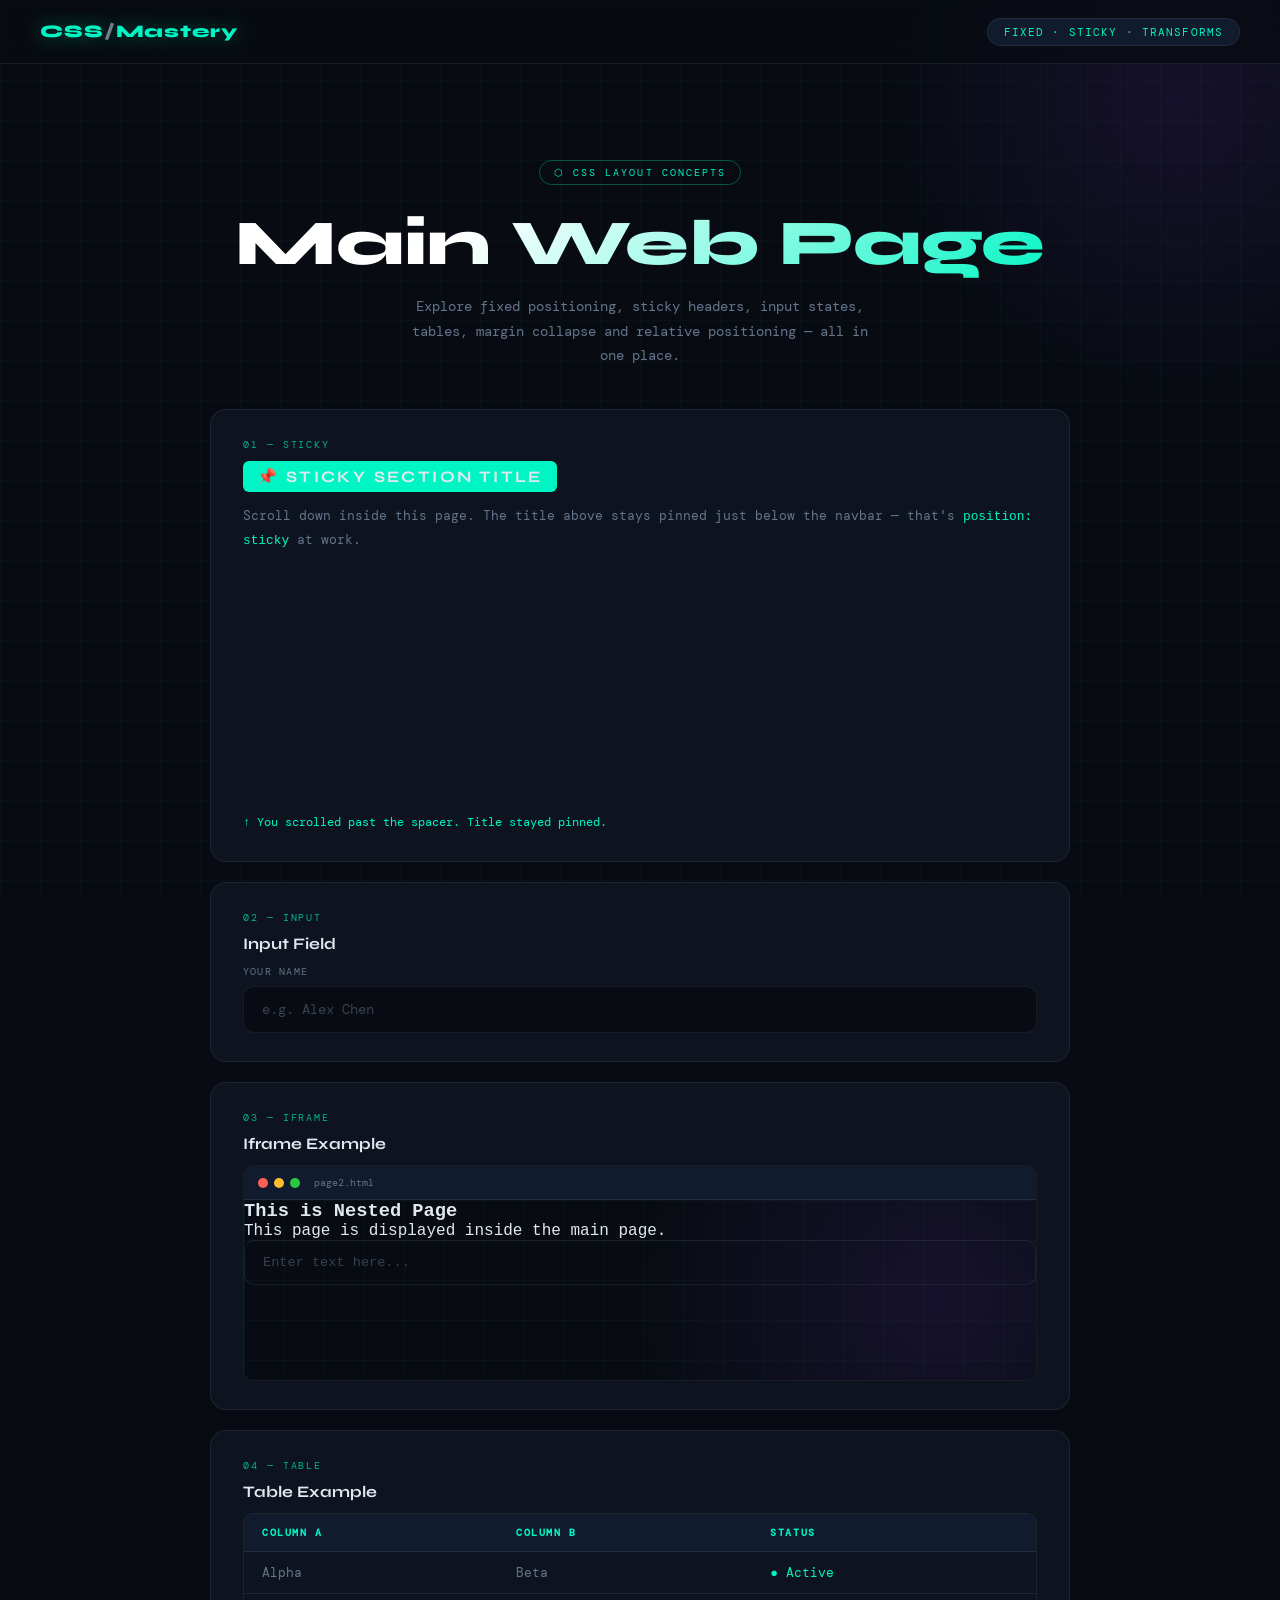
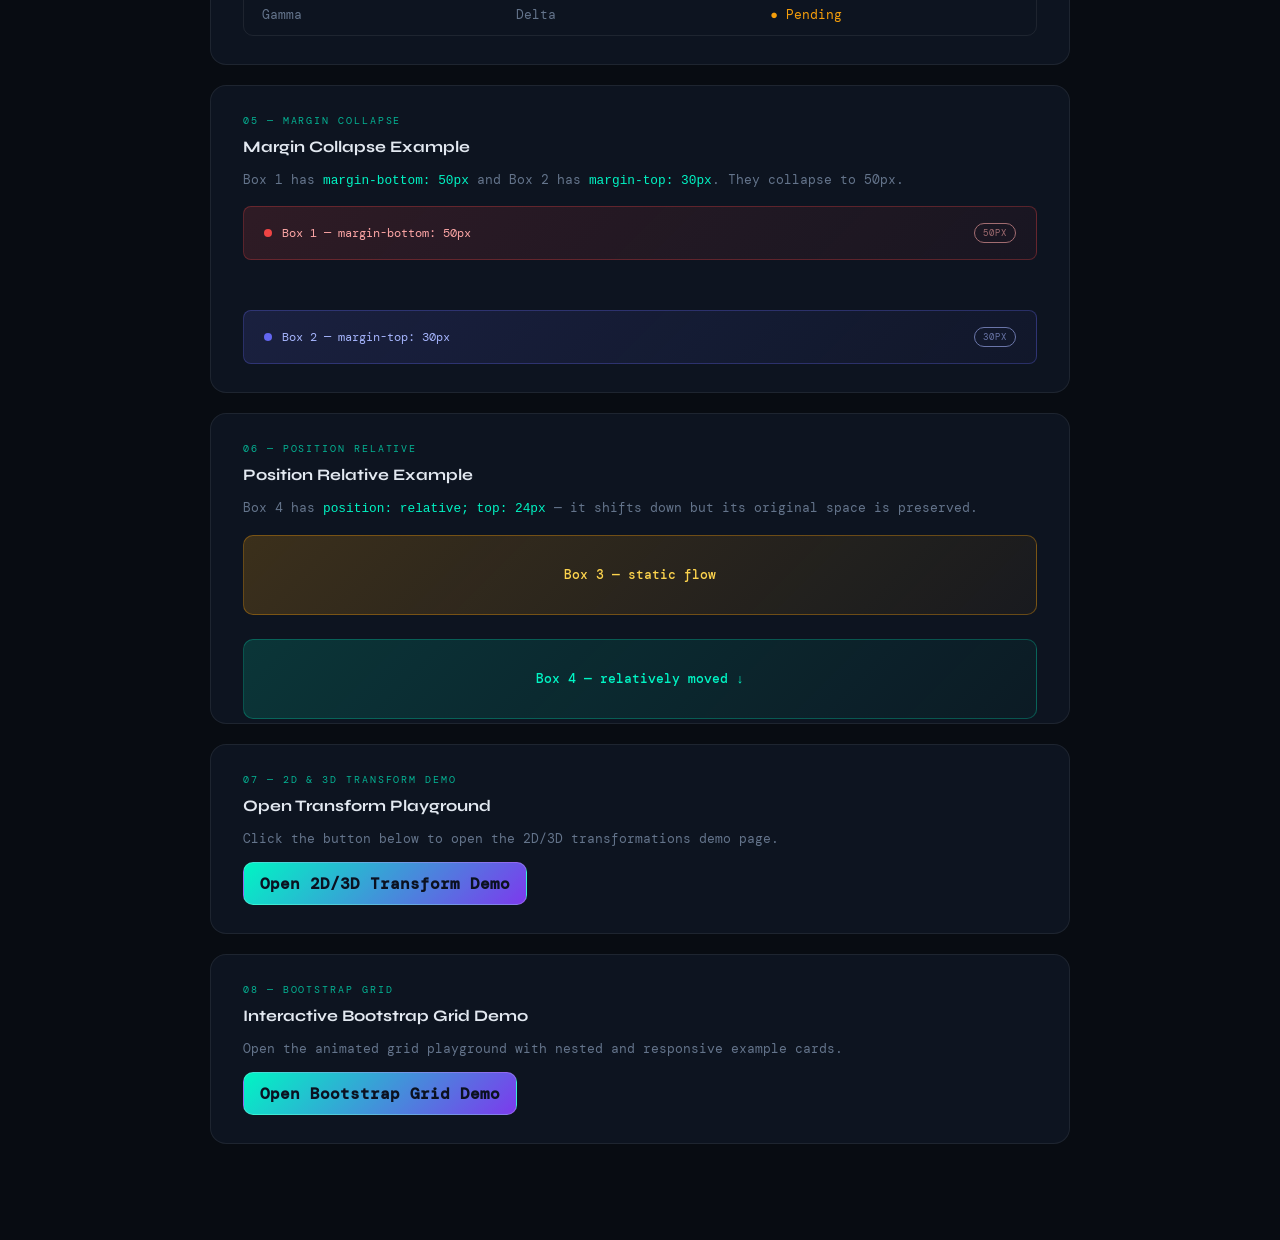
<file: index.html>
<!DOCTYPE html>
<html lang="en">
<head>
  <meta charset="UTF-8">
  <meta name="viewport" content="width=device-width, initial-scale=1.0">
  <title>CSS Mastery — Main Page</title>
  <link href="https://fonts.googleapis.com/css2?family=Syne:wght@400;700;800&family=DM+Mono:ital,wght@0,400;0,500;1,400&display=swap" rel="stylesheet">
  <link rel="stylesheet" href="style/style.css">
  <style>
   
  </style>
</head>
<body>

  <!-- NAVBAR -->
  <header class="navbar">
    <div class="navbar-brand">CSS<span>/</span>Mastery</div>
    <div class="nav-pill">Fixed · Sticky · Transforms</div>
  </header>

  <main class="container">

    <!-- HERO -->
    <section class="hero">
      <div class="hero-tag">⬡ CSS Layout Concepts</div>
      <h1>Main Web Page</h1>
      <p>Explore fixed positioning, sticky headers, input states, tables, margin collapse and relative positioning — all in one place.</p>
    </section>

    <!-- STICKY SECTION -->
    <div class="section">
      <div class="section-label">01 — Sticky</div>
      <h3 class="sticky-title">📌 Sticky Section Title</h3>
      <p>Scroll down inside this page. The title above stays pinned just below the navbar — that's <code style="color:var(--accent)">position: sticky</code> at work.</p>
      <div class="spacer"></div>
      <p style="color:var(--accent);font-size:0.75rem">↑ You scrolled past the spacer. Title stayed pinned.</p>
    </div>

    <!-- INPUT -->
    <div class="section">
      <div class="section-label">02 — Input</div>
      <h3>Input Field</h3>
      <div class="input-wrap">
        <label>Your Name</label>
        <input type="text" placeholder="e.g. Alex Chen">
      </div>
    </div>

    <!-- IFRAME -->
    <div class="section">
      <div class="section-label">03 — Iframe</div>
      <h3>Iframe Example</h3>
      <div class="iframe-wrap">
        <div class="iframe-bar">
          <div class="iframe-dot d1"></div>
          <div class="iframe-dot d2"></div>
          <div class="iframe-dot d3"></div>
          <span class="iframe-url">page2.html</span>
        </div>
        <iframe src="page2.html"></iframe>
      </div>
    </div>

    <!-- TABLE -->
    <div class="section">
      <div class="section-label">04 — Table</div>
      <h3>Table Example</h3>
      <div class="table-wrap">
        <table>
          <thead>
            <tr><th>Column A</th><th>Column B</th><th>Status</th></tr>
          </thead>
          <tbody>
            <tr><td>Alpha</td><td>Beta</td><td><span style="color:var(--accent)">● Active</span></td></tr>
            <tr><td>Gamma</td><td>Delta</td><td><span style="color:var(--accent3)">● Pending</span></td></tr>
          </tbody>
        </table>
      </div>
    </div>

    <!-- MARGIN COLLAPSE -->
    <div class="section">
      <div class="section-label">05 — Margin Collapse</div>
      <h3>Margin Collapse Example</h3>
      <p style="margin-bottom:14px">Box 1 has <code style="color:var(--accent)">margin-bottom: 50px</code> and Box 2 has <code style="color:var(--accent)">margin-top: 30px</code>. They collapse to 50px.</p>
      <div class="boxes-demo">
        <div class="box1"><span class="box-icon"></span> Box 1 — margin-bottom: 50px <span class="badge">50px</span></div>
        <div class="box2"><span class="box-icon"></span> Box 2 — margin-top: 30px <span class="badge">30px</span></div>
      </div>
    </div>

    <!-- POSITION RELATIVE -->
    <div class="section">
      <div class="section-label">06 — Position Relative</div>
      <h3>Position Relative Example</h3>
      <p style="margin-bottom:14px">Box 4 has <code style="color:var(--accent)">position: relative; top: 24px</code> — it shifts down but its original space is preserved.</p>
      <div class="pos-demo">
        <div class="box3">Box 3 — static flow</div>
        <div class="box4">Box 4 — relatively moved ↓</div>
      </div>
    </div>

    <!-- 2D/3D TRANSFORM LINK -->
    <div class="section">
      <div class="section-label">07 — 2D & 3D Transform Demo</div>
      <h3>Open Transform Playground</h3>
      <p>Click the button below to open the 2D/3D transformations demo page.</p>
      <a class="demo-btn" href="2d3d.html">Open 2D/3D Transform Demo</a>
    </div>

    <!-- BOOTSTRAP GRID LINK -->
    <div class="section">
      <div class="section-label">08 — Bootstrap Grid</div>
      <h3>Interactive Bootstrap Grid Demo</h3>
      <p>Open the animated grid playground with nested and responsive example cards.</p>
      <a class="demo-btn" href="BootstrapGrid.html">Open Bootstrap Grid Demo</a>
    </div>

  </main>

</body>
</html>
</file>
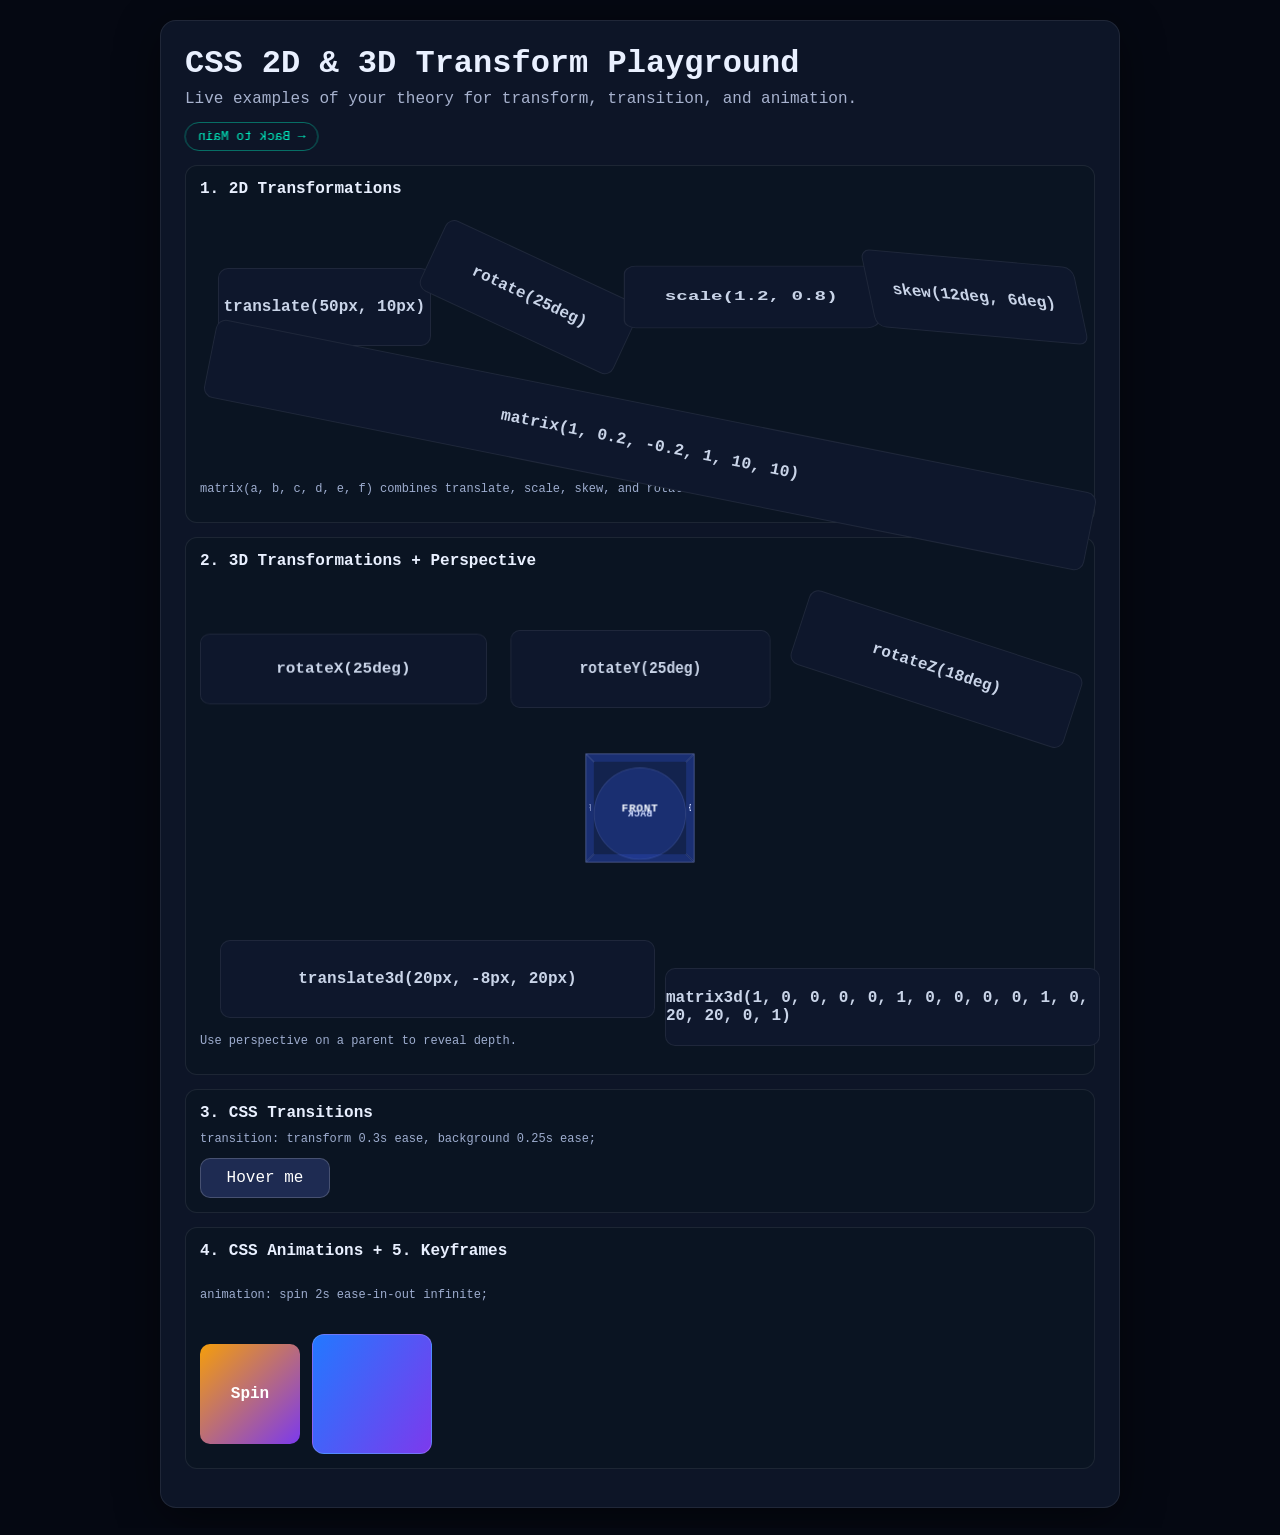
<file: 2d3d.html>
<!DOCTYPE html>
<html lang="en">
<head>
  <meta charset="UTF-8">
  <meta name="viewport" content="width=device-width, initial-scale=1.0">
  <title>CSS 2D & 3D Transform Demo</title>
  <link rel="stylesheet" href="style/animations2d3d.css">
</head>
<body>
  <main class="demo-layout">
    <header>
      <h1>CSS 2D & 3D Transform Playground</h1>
      <p>Live examples of your theory for transform, transition, and animation.</p>
      <a class="back" href="index.html">← Back to Main</a>
    </header>

    <section class="card card-2d">
      <h2>1. 2D Transformations</h2>
      <div class="row">
        <div class="tile tile-translate">translate(50px, 10px)</div>
        <div class="tile tile-rotate">rotate(25deg)</div>
        <div class="tile tile-scale">scale(1.2, 0.8)</div>
        <div class="tile tile-skew">skew(12deg, 6deg)</div>
      </div>
      <div class="row row-matrix">
        <div class="tile tile-matrix">matrix(1, 0.2, -0.2, 1, 10, 10)</div>
      </div>
      <p class="small">matrix(a, b, c, d, e, f) combines translate, scale, skew, and rotate.</p>
    </section>

    <section class="card card-3d">
      <h2>2. 3D Transformations + Perspective</h2>
      <div class="row">
        <div class="tile tile-rotateX">rotateX(25deg)</div>
        <div class="tile tile-rotateY">rotateY(25deg)</div>
        <div class="tile tile-rotateZ">rotateZ(18deg)</div>
      </div>
      <div class="perspective-wrap">
        <div class="cube">
          <div class="face front">front</div>
          <div class="face back">back</div>
          <div class="face right">right</div>
          <div class="face left">left</div>
          <div class="face top">top</div>
          <div class="face bottom">bottom</div>
        </div>
      </div>
      <div class="row row-3d">
        <div class="tile tile-trans3d">translate3d(20px, -8px, 20px)</div>
        <div class="tile tile-matrix3d">matrix3d(1, 0, 0, 0, 0, 1, 0, 0, 0, 0, 1, 0, 20, 20, 0, 1)</div>
      </div>
      <p class="small">Use perspective on a parent to reveal depth.</p>
    </section>

    <section class="card card-transitions">
      <h2>3. CSS Transitions</h2>
      <p class="small">transition: transform 0.3s ease, background 0.25s ease;</p>
      <div class="transition-row">
        <div class="transition-box">Hover me</div>
      </div>
    </section>

    <section class="card card-animation">
      <h2>4. CSS Animations + 5. Keyframes</h2>
      <p class="small">animation: spin 2s ease-in-out infinite;</p>
      <div class="anim-row">
        <div class="spin-box">Spin</div>
        <div class="pulse-box"></div>
      </div>
    </section>
  </main>
</body>
</html>
</file>
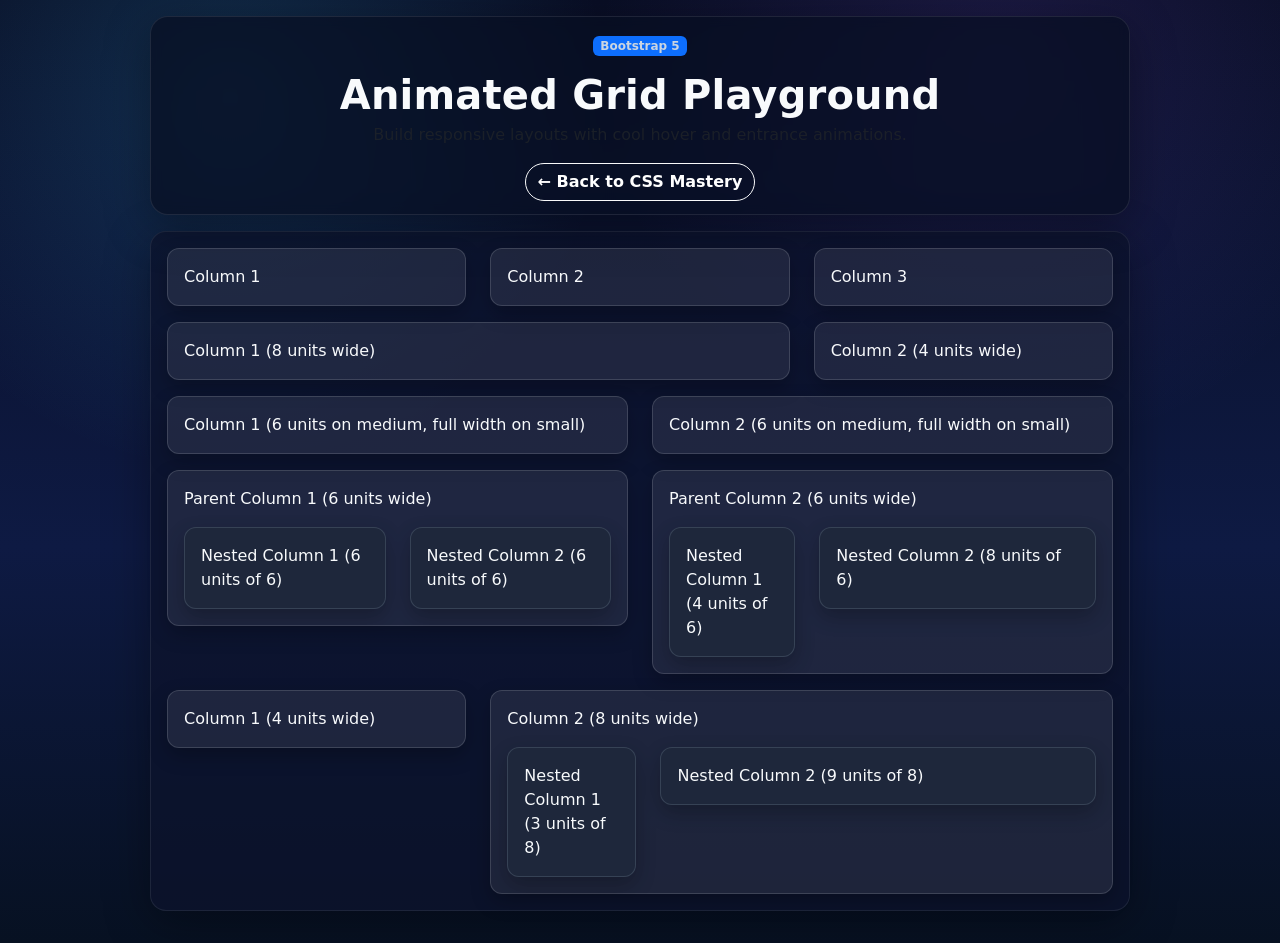
<file: BootstrapGrid.html>
<!doctype html>
<html lang="en">
  <head>
    <meta charset="UTF-8" />
    <meta name="viewport" content="width=device-width, initial-scale=1.0" />
    <title>Bootstrap 5 Grid Example (Nested)</title>
    <link
      href="https://cdn.jsdelivr.net/npm/bootstrap@5.3.0-alpha1/dist/css/bootstrap.min.css"
      rel="stylesheet"
    />
    <link rel="stylesheet" href="style/bootstrapGrid.css" />
  </head>
  <body class="grid-page-body">
    <div class="page-header text-center">
      <p class="badge bg-primary">Bootstrap 5</p>
      <h1 class="display-6 fw-bold">Animated Grid Playground</h1>
      <p class="text-muted mb-0">Build responsive layouts with cool hover and entrance animations.</p>
      <a href="index.html" class="btn btn-outline-light mt-3">← Back to CSS Mastery</a>
    </div>
    <div class="container">
      <!-- Row with 3 equal-width columns -->
      <div class="row">
        <div class="col">
          <div class="p-3 border bg-light">Column 1</div>
        </div>
        <div class="col">
          <div class="p-3 border bg-light">Column 2</div>
        </div>
        <div class="col">
          <div class="p-3 border bg-light">Column 3</div>
        </div>
      </div>

      <!-- Row with 2 columns: 8 units and 4 units -->
      <div class="row mt-3">
        <div class="col-8">
          <div class="p-3 border bg-light">Column 1 (8 units wide)</div>
        </div>
        <div class="col-4">
          <div class="p-3 border bg-light">Column 2 (4 units wide)</div>
        </div>
      </div>

      <!-- Responsive example: columns on smaller screens stack vertically -->
      <div class="row mt-3">
        <div class="col-md-6 col-sm-12">
          <div class="p-3 border bg-light">
            Column 1 (6 units on medium, full width on small)
          </div>
        </div>
        <div class="col-md-6 col-sm-12">
          <div class="p-3 border bg-light">
            Column 2 (6 units on medium, full width on small)
          </div>
        </div>
      </div>

      <!-- Nested Columns Example -->
      <div class="row mt-3">
        <div class="col-6">
          <div class="p-3 border bg-light">
            Parent Column 1 (6 units wide)
            <div class="row mt-3">
              <div class="col-6">
                <div class="p-3 border bg-secondary">
                  Nested Column 1 (6 units of 6)
                </div>
              </div>
              <div class="col-6">
                <div class="p-3 border bg-secondary">
                  Nested Column 2 (6 units of 6)
                </div>
              </div>
            </div>
          </div>
        </div>
        <div class="col-6">
          <div class="p-3 border bg-light">
            Parent Column 2 (6 units wide)
            <div class="row mt-3">
              <div class="col-4">
                <div class="p-3 border bg-secondary">
                  Nested Column 1 (4 units of 6)
                </div>
              </div>
              <div class="col-8">
                <div class="p-3 border bg-secondary">
                  Nested Column 2 (8 units of 6)
                </div>
              </div>
            </div>
          </div>
        </div>
      </div>

      <!-- Complex column layout -->
      <div class="row mt-3">
        <div class="col-4">
          <div class="p-3 border bg-light">Column 1 (4 units wide)</div>
        </div>
        <div class="col-8">
          <div class="p-3 border bg-light">
            Column 2 (8 units wide)
            <div class="row mt-3">
              <div class="col-3">
                <div class="p-3 border bg-secondary">
                  Nested Column 1 (3 units of 8)
                </div>
              </div>
              <div class="col-9">
                <div class="p-3 border bg-secondary">
                  Nested Column 2 (9 units of 8)
                </div>
              </div>
            </div>
          </div>
        </div>
      </div>
    </div>

    <script src="https://cdn.jsdelivr.net/npm/bootstrap@5.3.0-alpha1/dist/js/bootstrap.bundle.min.js"></script>
  </body>
</html>
</file>
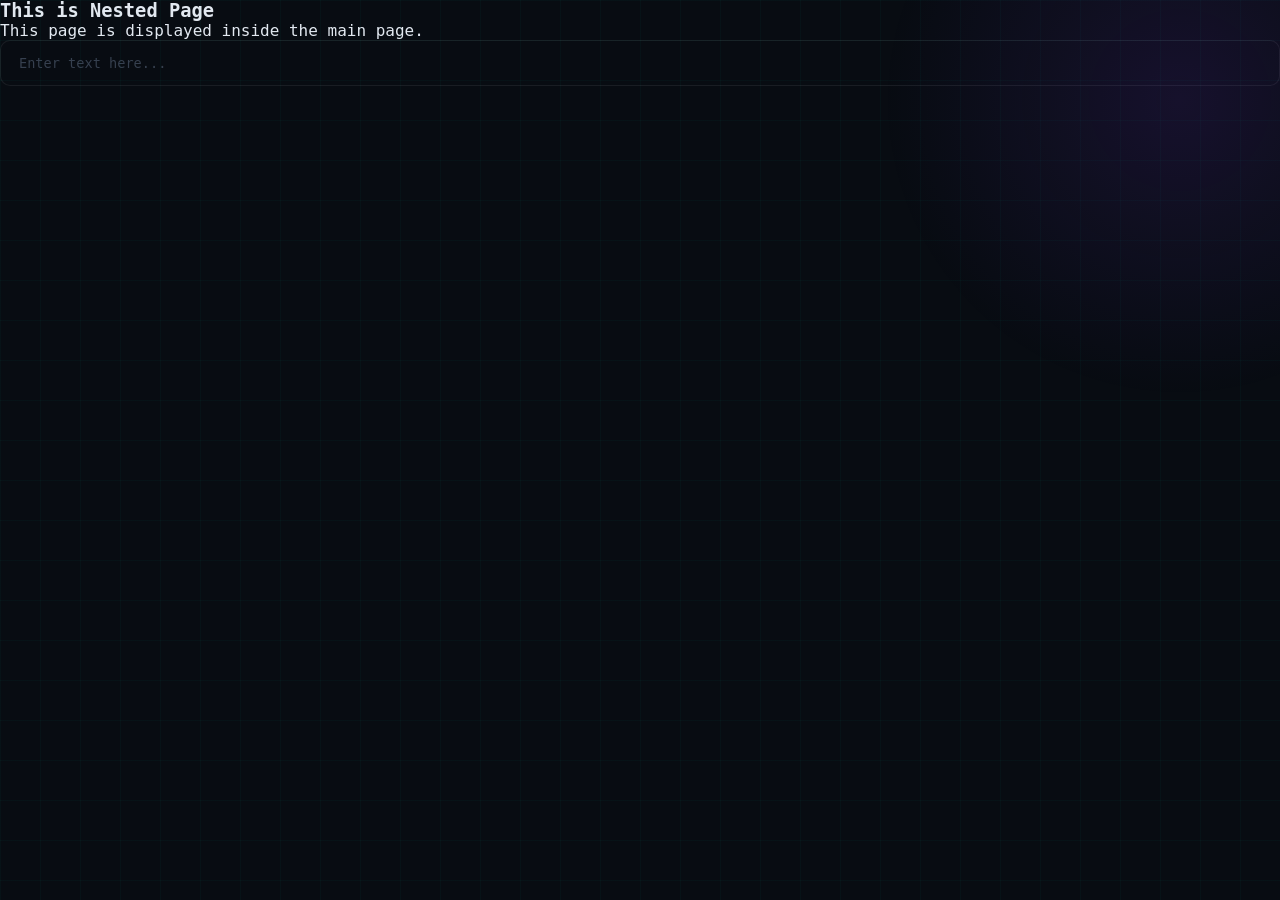
<file: page2.html>
<!DOCTYPE html>
<html>
<head>
    <title>Nested Page</title>
    <link rel="stylesheet" type="text/css" href="style/style.css">
</head>
<body>

<h3>This is Nested Page</h3>
<p>This page is displayed inside the main page.</p>
<input type="text" placeholder="Enter text here...">


</body>
</html>
</file>
<file: style/style.css>
:root {
      --bg: #080c12;
      --surface: #0d1420;
      --surface2: #111b2e;
      --accent: #00f5c4;
      --accent2: #7c3aed;
      --accent3: #f59e0b;
      --text: #e2e8f0;
      --muted: #64748b;
      --border: rgba(255,255,255,0.07);
      --glow: 0 0 30px rgba(0,245,196,0.15);
    }

    * { margin: 0; padding: 0; box-sizing: border-box; }

    html { scroll-behavior: smooth; }

    body {
      font-family: 'DM Mono', monospace;
      background: var(--bg);
      color: var(--text);
      min-height: 100vh;
      overflow-x: hidden;
    }

    /* Animated grid background */
    body::before {
      content: '';
      position: fixed;
      inset: 0;
      background-image:
        linear-gradient(rgba(0,245,196,0.03) 1px, transparent 1px),
        linear-gradient(90deg, rgba(0,245,196,0.03) 1px, transparent 1px);
      background-size: 40px 40px;
      z-index: 0;
      pointer-events: none;
    }

    /* Ambient orb */
    body::after {
      content: '';
      position: fixed;
      top: -200px;
      right: -200px;
      width: 600px;
      height: 600px;
      background: radial-gradient(circle, rgba(124,58,237,0.12) 0%, transparent 70%);
      z-index: 0;
      pointer-events: none;
      animation: orbFloat 8s ease-in-out infinite;
    }

    @keyframes orbFloat {
      0%, 100% { transform: translate(0,0) scale(1); }
      50% { transform: translate(-30px, 30px) scale(1.1); }
    }

    /* ── NAVBAR ── */
    .navbar {
      position: fixed;
      top: 0;
      width: 100%;
      z-index: 1000;
      padding: 0 40px;
      height: 64px;
      display: flex;
      align-items: center;
      justify-content: space-between;
      background: rgba(8,12,18,0.8);
      backdrop-filter: blur(20px);
      border-bottom: 1px solid var(--border);
    }

    .navbar-brand {
      font-family: 'Syne', sans-serif;
      font-weight: 800;
      font-size: 1.1rem;
      letter-spacing: 0.05em;
      color: var(--accent);
      text-shadow: 0 0 20px rgba(0,245,196,0.4);
    }

    .navbar-brand span {
      color: var(--text);
      opacity: 0.5;
    }

    .nav-pill {
      background: var(--surface2);
      border: 1px solid var(--border);
      border-radius: 100px;
      padding: 6px 16px;
      font-size: 0.7rem;
      color: var(--accent);
      letter-spacing: 0.1em;
      text-transform: uppercase;
    }

    /* ── MAIN CONTAINER ── */
    .container {
      position: relative;
      z-index: 1;
      max-width: 860px;
      width: 90%;
      margin: 0 auto;
      padding-top: 100px;
      padding-bottom: 80px;
    }

    /* ── HERO SECTION ── */
    .hero {
      text-align: center;
      padding: 60px 0 40px;
      animation: fadeUp 0.8s ease both;
    }

    .hero-tag {
      display: inline-block;
      font-size: 0.65rem;
      letter-spacing: 0.2em;
      text-transform: uppercase;
      color: var(--accent);
      border: 1px solid rgba(0,245,196,0.3);
      border-radius: 100px;
      padding: 5px 14px;
      margin-bottom: 24px;
    }

    .hero h1 {
      font-family: 'Syne', sans-serif;
      font-weight: 800;
      font-size: clamp(2.4rem, 6vw, 4rem);
      line-height: 1.1;
      background: linear-gradient(135deg, #ffffff 30%, var(--accent) 100%);
      -webkit-background-clip: text;
      -webkit-text-fill-color: transparent;
      background-clip: text;
      margin-bottom: 16px;
    }

    .hero p {
      color: var(--muted);
      font-size: 0.85rem;
      max-width: 460px;
      margin: 0 auto;
      line-height: 1.8;
    }

    @keyframes fadeUp {
      from { opacity: 0; transform: translateY(30px); }
      to { opacity: 1; transform: translateY(0); }
    }

    /* ── SECTION CARD ── */
    /* Each section is a card panel. Keep overflow visible so nested sticky elements can work. */
    .section {
      background: var(--surface);
      border: 1px solid var(--border);
      border-radius: 16px;
      padding: 28px 32px;
      margin-bottom: 20px;
      position: relative;
      /* overflow hidden was preventing sticky child from pinning in some browsers. */
      overflow: visible;
      transition: border-color 0.3s, box-shadow 0.3s;
      animation: fadeUp 0.8s ease both;
    }

    .section:hover {
      border-color: rgba(0,245,196,0.25);
      box-shadow: var(--glow);
    }

    /* Accent line on left */
    .section::before {
      content: '';
      position: absolute;
      left: 0;
      top: 20%;
      bottom: 20%;
      width: 2px;
      background: linear-gradient(to bottom, transparent, var(--accent), transparent);
      opacity: 0;
      transition: opacity 0.3s;
    }

    .section:hover::before { opacity: 1; }

    .section-label {
      font-size: 0.6rem;
      letter-spacing: 0.2em;
      text-transform: uppercase;
      color: var(--accent);
      margin-bottom: 10px;
      opacity: 0.7;
    }

    .section h2 {
      font-family: 'Syne', sans-serif;
      font-weight: 700;
      font-size: 1.5rem;
      color: #fff;
      margin-bottom: 8px;
    }

    .section h3 {
      font-family: 'Syne', sans-serif;
      font-weight: 700;
      font-size: 1rem;
      color: var(--text);
      margin-bottom: 12px;
    }

    .section p {
      color: var(--muted);
      font-size: 0.8rem;
      line-height: 1.8;
    }

    /* ── STICKY TITLE ── */
    .sticky-title {
      position: sticky;
      top: 74px;
      font-family: 'Syne', sans-serif;
      font-size: 0.8rem;
      letter-spacing: 0.15em;
      text-transform: uppercase;
      color: var(--bg);
      background: var(--accent);
      display: inline-block;
      padding: 6px 14px;
      border-radius: 6px;
      margin-bottom: 16px;
      z-index: 10;
    }

    .spacer { height: 260px; }

    /* ── INPUT ── */
    .input-wrap {
      position: relative;
      margin-top: 8px;
    }

    .input-wrap label {
      display: block;
      font-size: 0.65rem;
      letter-spacing: 0.12em;
      text-transform: uppercase;
      color: var(--muted);
      margin-bottom: 8px;
    }

    input[type="text"] {
      width: 100%;
      padding: 14px 18px;
      background: var(--bg);
      border: 1px solid var(--border);
      border-radius: 10px;
      color: var(--text);
      font-family: 'DM Mono', monospace;
      font-size: 0.85rem;
      transition: border-color 0.25s, box-shadow 0.25s;
      outline: none;
    }

    input[type="text"]::placeholder { color: var(--muted); opacity: 0.5; }

    input[type="text"]:focus {
      border-color: var(--accent);
      box-shadow: 0 0 0 3px rgba(0,245,196,0.1);
    }

    /* ── IFRAME ── */
    .iframe-wrap {
      margin-top: 12px;
      border-radius: 10px;
      overflow: hidden;
      border: 1px solid var(--border);
      background: var(--bg);
    }

    .iframe-bar {
      display: flex;
      align-items: center;
      gap: 6px;
      padding: 10px 14px;
      background: var(--surface2);
      border-bottom: 1px solid var(--border);
    }

    .iframe-dot {
      width: 10px; height: 10px;
      border-radius: 50%;
    }
    .d1 { background: #ff5f57; }
    .d2 { background: #ffbd2e; }
    .d3 { background: #27c93f; }

    .iframe-url {
      font-size: 0.65rem;
      color: var(--muted);
      margin-left: 8px;
    }

    iframe {
      width: 100%;
      height: 180px;
      border: none;
      display: block;
    }

    /* ── TABLE ── */
    .table-wrap { margin-top: 12px; overflow: hidden; border-radius: 10px; border: 1px solid var(--border); }

    table { width: 100%; border-collapse: collapse; }

    thead { background: var(--surface2); }

    th {
      padding: 12px 18px;
      text-align: left;
      font-size: 0.65rem;
      letter-spacing: 0.15em;
      text-transform: uppercase;
      color: var(--accent);
      border-bottom: 1px solid var(--border);
    }

    td {
      padding: 12px 18px;
      font-size: 0.8rem;
      color: var(--muted);
      border-bottom: 1px solid var(--border);
      transition: background 0.2s;
    }

    tr:last-child td { border-bottom: none; }
    tr:hover td { background: rgba(255,255,255,0.03); color: var(--text); }

    /* ── BOXES (Margin Collapse) ── */
    .boxes-demo { margin-top: 12px; }

    .box1, .box2 {
      padding: 16px 20px;
      border-radius: 8px;
      font-size: 0.78rem;
      font-family: 'DM Mono', monospace;
      display: flex;
      align-items: center;
      gap: 10px;
    }

    .box1 {
      background: linear-gradient(135deg, rgba(239,68,68,0.15), rgba(239,68,68,0.05));
      border: 1px solid rgba(239,68,68,0.3);
      color: #fca5a5;
      margin-bottom: 50px;
    }

    .box2 {
      background: linear-gradient(135deg, rgba(99,102,241,0.15), rgba(99,102,241,0.05));
      border: 1px solid rgba(99,102,241,0.3);
      color: #a5b4fc;
      margin-top: 30px;
    }

    .box-icon {
      width: 8px; height: 8px;
      border-radius: 50%;
      flex-shrink: 0;
    }
    .box1 .box-icon { background: #ef4444; }
    .box2 .box-icon { background: #6366f1; }

    .badge {
      margin-left: auto;
      font-size: 0.55rem;
      letter-spacing: 0.1em;
      text-transform: uppercase;
      padding: 3px 8px;
      border-radius: 100px;
      border: 1px solid currentColor;
      opacity: 0.6;
    }

    /* ── POSITION RELATIVE ── */
    .pos-demo { margin-top: 12px; position: relative; }

    .box3, .box4 {
      border-radius: 10px;
      display: flex;
      align-items: center;
      justify-content: center;
      font-size: 0.8rem;
      font-family: 'DM Mono', monospace;
      font-weight: 500;
      height: 80px;
      transition: transform 0.3s;
    }

    .box3 {
      background: linear-gradient(135deg, rgba(245,158,11,0.2), rgba(245,158,11,0.05));
      border: 1px solid rgba(245,158,11,0.35);
      color: #fcd34d;
    }

    .box4 {
      background: linear-gradient(135deg, rgba(0,245,196,0.15), rgba(0,245,196,0.03));
      border: 1px solid rgba(0,245,196,0.25);
      color: var(--accent);
      position: relative;
      top: 24px;
    }

    .box3:hover { transform: scale(1.02); }
    .box4:hover { transform: scale(1.02) translateX(4px); }

    .demo-btn {
      display: inline-block;
      margin-top: 12px;
      padding: 10px 16px;
      border-radius: 10px;
      background: linear-gradient(135deg, #00f5c4, #7c3aed);
      color: #0b1120;
      font-weight: 700;
      text-decoration: none;
      border: 1px solid rgba(255,255,255,0.2);
      box-shadow: 0 0 0 0 rgba(0,245,196,0.2);
      transition: transform 0.2s ease, box-shadow 0.2s ease;
    }
    .demo-btn:hover { transform: translateY(-2px); box-shadow: 0 8px 20px rgba(0,245,196,0.2); }

    /* ── STAGGER ANIMATION ── */
    .section:nth-child(1) { animation-delay: 0.05s; }
    .section:nth-child(2) { animation-delay: 0.1s; }
    .section:nth-child(3) { animation-delay: 0.15s; }
    .section:nth-child(4) { animation-delay: 0.2s; }
    .section:nth-child(5) { animation-delay: 0.25s; }
    .section:nth-child(6) { animation-delay: 0.3s; }
    .section:nth-child(7) { animation-delay: 0.35s; }
</file>
<file: style/animations2d3d.css>
* { box-sizing: border-box; }
body {
  margin: 0;
  font-family: 'DM Mono', monospace;
  background: #050812;
  color: #e9f0ff;
  min-height: 100vh;
  display: grid;
  place-items: center;
  padding: 20px;
}

.demo-layout {
  width: min(960px, 95vw);
  background: rgba(15, 23, 42, 0.92);
  border: 1px solid rgba(255,255,255,0.08);
  border-radius: 16px;
  padding: 24px;
  box-shadow: 0 10px 45px rgba(0,0,0,0.45);
}

header { margin-bottom: 14px; }
header h1 { margin: 0 0 8px; font-size: clamp(1.4rem, 5vw, 2rem); }
header p { margin: 0 0 8px; color: #a7b2ce; }
.back {
  display: inline-block;
  text-decoration: none;
  color: #00f5c4;
  border: 1px solid rgba(0,245,196,0.4);
  padding: 6px 12px;
  border-radius: 999px;
  font-size: 0.8rem;
  margin-top: 6px;
}

.card {
  border: 1px solid rgba(255,255,255,0.08);
  background: rgba(10, 20, 35, 0.9);
  border-radius: 12px;
  padding: 14px;
  margin-bottom: 14px;
}
.card h2 { margin: 0 0 10px; font-size: 1rem; }

.row { display: flex; flex-wrap: wrap; gap: 10px; }
.tile {
  flex: 1 1 160px;
  min-height: 78px;
  display: grid;
  place-items: center;
  border-radius: 10px;
  border: 1px solid rgba(255,255,255,0.07);
  background: #0e172c;
  color: #c9d4e8;
  font-weight: 700;
      margin-top: 50px;
}

.tile-translate { transform: translate(18px, 10px); }
.tile-rotate { transform: rotate(25deg); }
.tile-scale { transform: scale(1.2, 0.8); }
.tile-skew { transform: skew(12deg, 5deg); }
.tile-matrix { transform: matrix(1, 0.2, -0.2, 1, 10, 10); }

.tile-rotateX { transform: rotateX(25deg); }
.tile-rotateY { transform: rotateY(25deg); }
.tile-rotateZ { transform: rotateZ(18deg); }
.tile-trans3d { transform: translate3d(20px, -8px, 20px); }
.tile-matrix3d { transform: matrix3d(1, 0, 0, 0, 0, 1, 0, 0, 0, 0, 1, 0, 20, 20, 0, 1); }

.card-3d .perspective-wrap {
  perspective: 600px;
  margin-top: 10px;
  height: 180px;
  display: grid;
  place-items: center;
}

.cube {
  width: 100px;
  height: 100px;
  position: relative;
  transform-style: preserve-3d;
  transition: transform 0.6s ease;
}
.cube:hover { transform: rotateX(-20deg) rotateY(20deg); }

.face {
  position: absolute;
  width: 100px;
  height: 100px;
  display: grid;
  place-items: center;
  border: 1px solid rgba(255,255,255,0.12);
  background: rgba(56, 95, 255, 0.2);
  color: #f3f8ff;
  font-size: 0.65rem;
  font-weight: 700;
  text-transform: uppercase;
  letter-spacing: 0.05em;
}

.row-matrix { margin-top: 10px; }
.small { font-size: 0.75rem; color: #9eadcf; margin-top: 8px; }

.transition-row { margin-top: 10px; }
.transition-box {
  margin-top: 8px;
  width: 130px;
  padding: 10px;
  border-radius: 10px;
  border: 1px solid rgba(255,255,255,0.18);
  background: #1e2b52;
  text-align: center;
  color: white;
  transition: transform 0.25s ease, background 0.25s ease;
}
.transition-box:hover {
  transform: translateY(-4px) scale(1.05);
  background: #00f5c4;
  color: #0b1120;
}

.anim-row { display: flex; gap: 12px; align-items: center; margin-top: 10px; }
.spin-box {
  width: 100px; height: 100px;
  border-radius: 10px;
  background: linear-gradient(135deg, #f59e0b, #7c3aed);
  display: grid;
  place-items: center;
  font-weight: 700;
  animation: spin 2.2s linear infinite;
  color: #fff;
}

@keyframes spin {
  0% { transform: rotate(0deg); }
  100% { transform: rotate(360deg); }
}
.front { transform: translateZ(50px); }
.back { transform: rotateY(180deg) translateZ(50px); }
.right { transform: rotateY(90deg) translateZ(50px); }
.left { transform: rotateY(-90deg) translateZ(50px); }
.top { transform: rotateX(90deg) translateZ(50px); }
.bottom { transform: rotateX(-90deg) translateZ(50px); }

.card-animation {
  display: grid;
  gap: 10px;
}
.anim-btn {
  width: fit-content;
  border: none;
  background: #00f5c4;
  color: #03121d;
  font-weight: 700;
  padding: 10px 14px;
  border-radius: 10px;
  transition: transform 0.25s ease, background 0.3s ease;
}
.anim-btn:hover { transform: translateY(-4px) scale(1.05); background: #7c3aed; color: #fff; }

.pulse-box {
  width: 120px;
  height: 120px;
  border-radius: 12px;
  background: linear-gradient(120deg, #2378ff, #7c3aed);
  animation: pulse 2s ease-in-out infinite;
  border: 1px solid rgba(255,255,255,0.18);
}

@keyframes pulse {
  0%, 100% { transform: scale(1); box-shadow: 0 0 0 0 rgba(124,58,237,0.15); }
  50% { transform: scale(1.06); box-shadow: 0 0 0 10px rgba(124,58,237,0.02); }
}
</file>
<file: style/bootstrapGrid.css>
﻿:root {
  --bg: #0c122b;
  --panel: #111827;
  --text: #f8fafc;
  --muted: #94a3b8;
  --accent: #38bdf8;
  --accent2: #8b5cf6;
}
* { box-sizing: border-box; }
body.grid-page-body {
  margin: 0;
  min-height: 100vh;
  padding: 1rem 0.35rem 2rem;
  font-family: Inter, system-ui, -apple-system, Segoe UI, sans-serif;
  background:
    radial-gradient(circle at 18% 10%, rgba(56,189,248,0.18), transparent 28%),
    radial-gradient(circle at 78% 6%, rgba(139,92,246,0.14), transparent 30%),
    linear-gradient(180deg, #090e25 0%, #0e1a43 58%, #071122 100%);
  color: var(--text);
}

.page-header {
  max-width: 980px;
  margin: 0 auto 1rem;
  border-radius: 18px;
  background: rgba(8, 14, 34, 0.72);
  border: 1px solid rgba(255,255,255,0.09);
  box-shadow: 0 12px 45px rgba(0,0,0,0.35);
  backdrop-filter: blur(6px);
  padding: 1rem 1rem 0.8rem;
  text-align: center;
}
.page-header h1 { margin: 0.3rem 0 0.25rem; color: #f8fafc; letter-spacing: 0.2px; }
.page-header p { margin: 0 0 0.65rem; color: #cbd5e1; }
.page-header .btn { border-radius: 999px; font-weight: 600; color: #fff; }

.container {
  max-width: 980px;
  margin: 0 auto;
  border-radius: 16px;
  background: rgba(12, 19, 45, 0.75);
  border: 1px solid rgba(255,255,255,0.08);
  padding: 1rem;
  box-shadow: 0 12px 45px rgba(0,0,0,0.35);
}

.row {
  animation: slideUp 0.45s ease forwards;
  opacity: 0;
  transform: translateY(8px);
}
.row:nth-child(1){ animation-delay: 0.1s; }
.row:nth-child(2){ animation-delay: 0.15s; }
.row:nth-child(3){ animation-delay: 0.2s; }
.row:nth-child(4){ animation-delay: 0.25s; }
.row:nth-child(5){ animation-delay: 0.3s; }

.p-3 {
  border-radius: 12px !important;
  border: 1px solid rgba(255,255,255,0.14) !important;
  background: linear-gradient(180deg, rgba(255,255,255,0.06), rgba(255,255,255,0.02)) !important;
  box-shadow: 0 8px 20px rgba(0,0,0,0.24);
  transition: transform .2s ease, box-shadow .2s ease, border-color .2s ease;
}
.p-3:hover {
  transform: translateY(-4px) scale(1.01);
  box-shadow: 0 18px 30px rgba(0,0,0,0.32);
  border-color: rgba(56,189,248,0.48) !important;
}
.bg-light { background: rgba(255,255,255,0.08) !important; }
.bg-secondary { background: rgba(30, 41, 59, 0.9) !important; border-color: rgba(148,163,184,0.22) !important; }

.table, th, td { color: #f8fafc; }

@keyframes slideUp {
  from { opacity: 0; transform: translateY(8px); }
  to { opacity: 1; transform: translateY(0); }
}

@media (max-width: 780px) {
  body.grid-page-body { padding: 1rem 0.35rem 1.3rem; }
  .page-header { margin: 0 0 0.9rem; }
  .container { padding: 0.85rem; }
}
</file>
